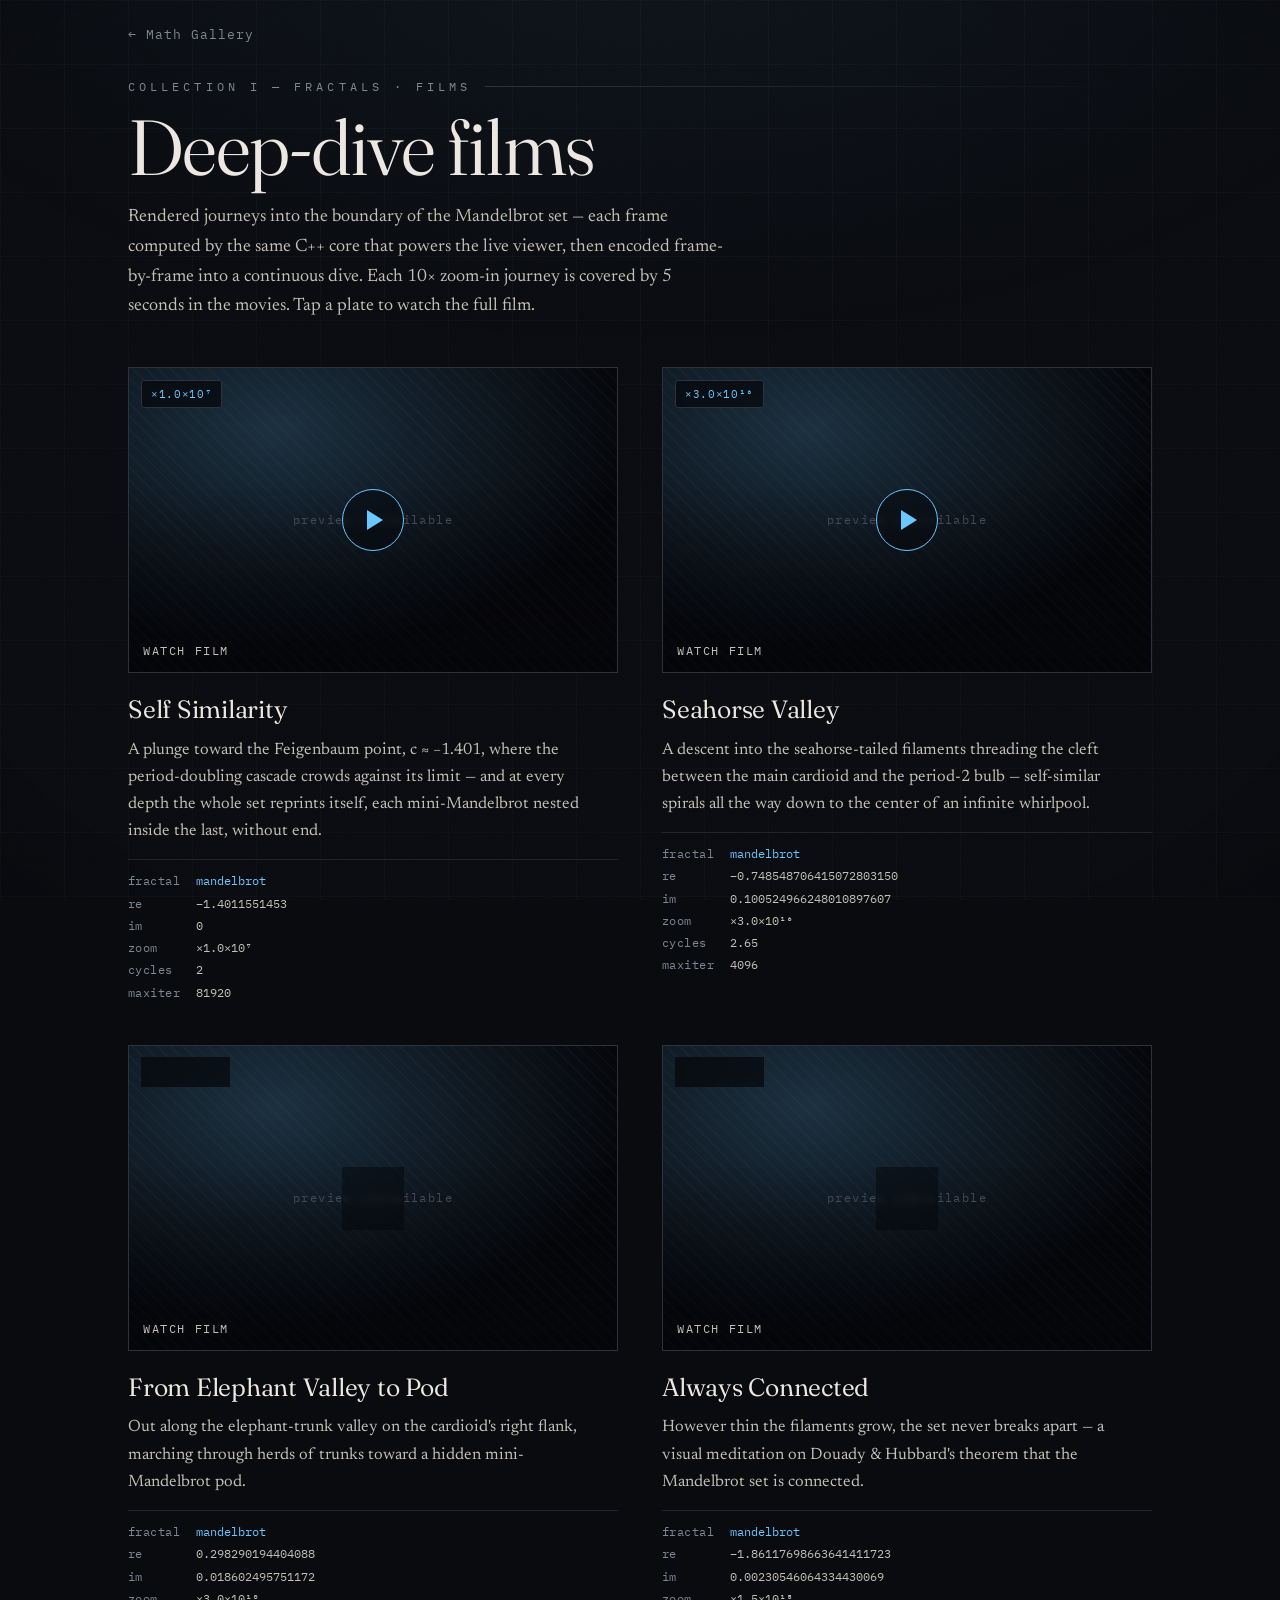
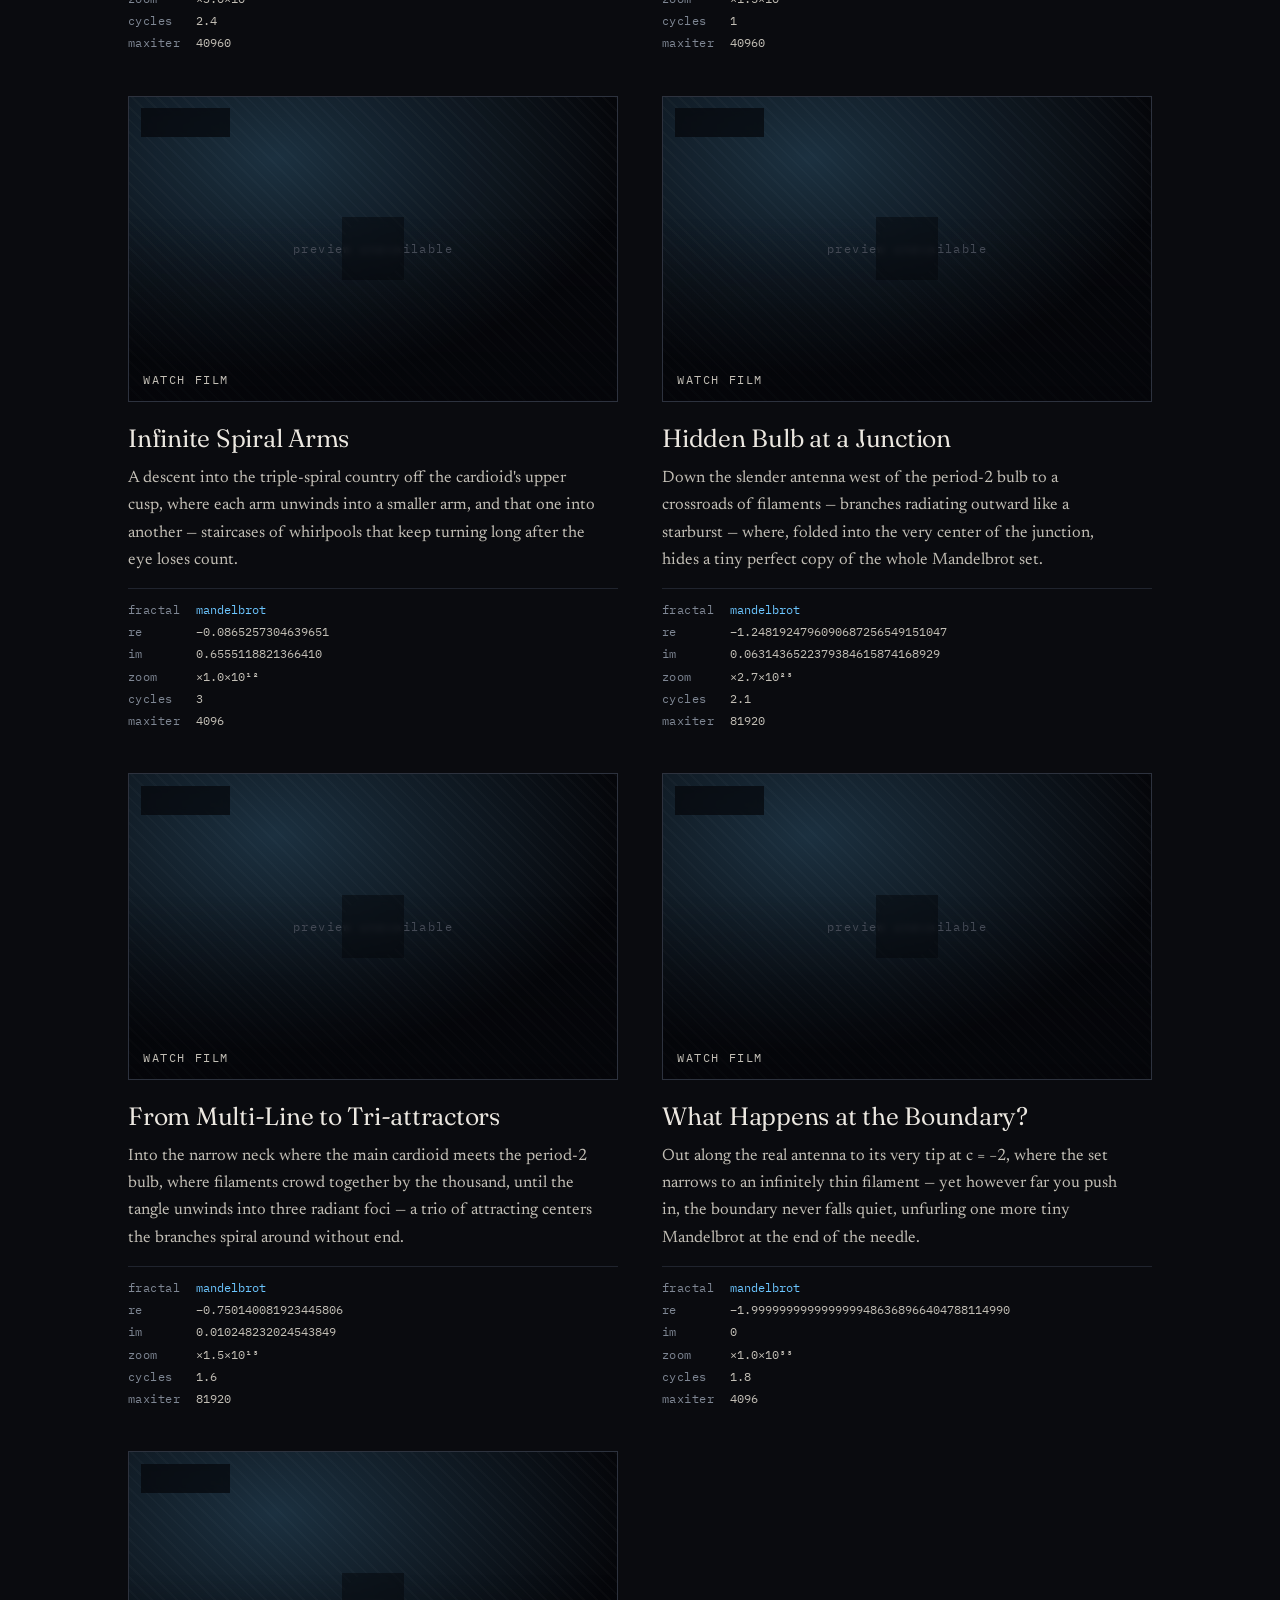
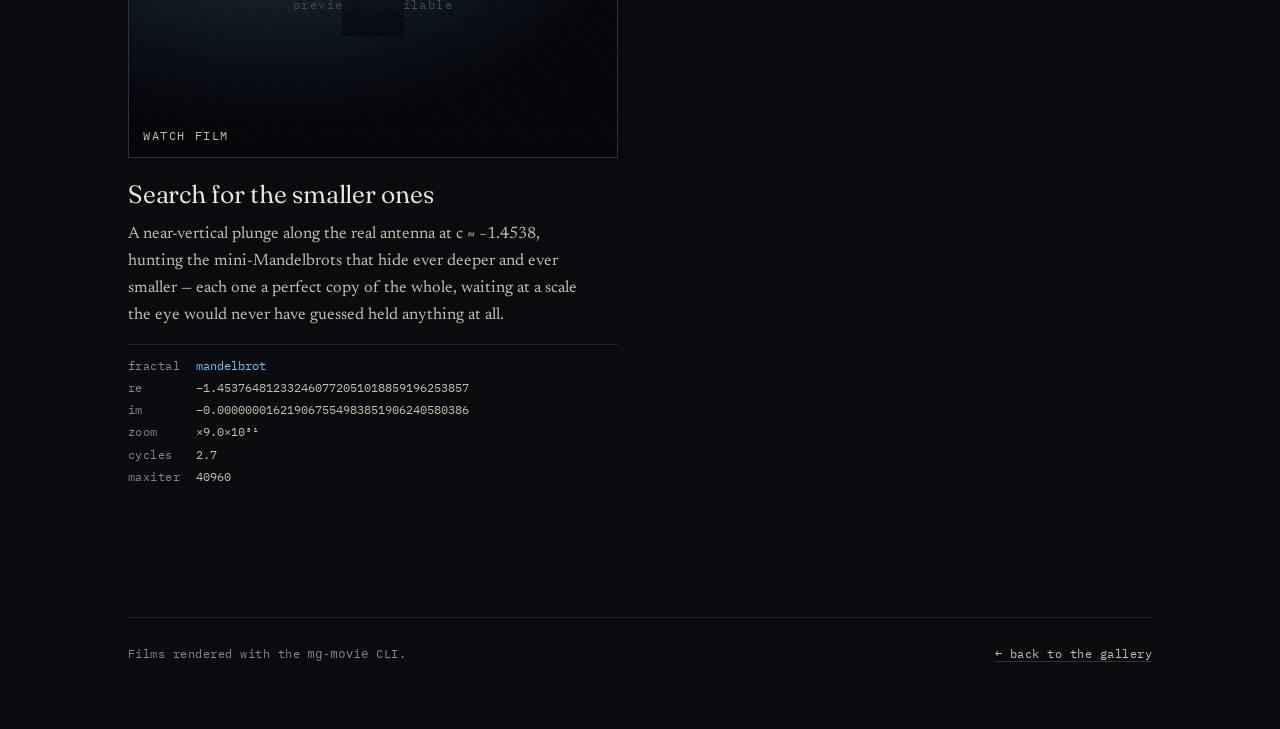
<file: pages/films/index.html>
<!DOCTYPE html>
<html lang="en">
<head>
  <meta charset="UTF-8">
  <meta name="viewport" content="width=device-width, initial-scale=1.0">
  <title>Deep-dive Films — Math Gallery</title>
  <meta name="description" content="Rendered deep-zoom journeys into the Mandelbrot set and its relatives.">
  <link rel="preconnect" href="https://fonts.googleapis.com">
  <link rel="preconnect" href="https://fonts.gstatic.com" crossorigin>
  <link href="https://fonts.googleapis.com/css2?family=Fraunces:ital,opsz,wght@0,9..144,340;0,9..144,360;0,9..144,380;1,9..144,340&family=Newsreader:ital,opsz,wght@0,6..72,360;0,6..72,420;1,6..72,360&family=IBM+Plex+Mono:wght@400;500&display=swap" rel="stylesheet">
  <link rel="stylesheet" href="../../assets/site.css">
  <style>
    .topic.fractals { --accent: #6cc6ff; }
    .page-head { padding: 8px 0 clamp(28px, 5vh, 56px); }
    .page-head h1 {
      font-family: var(--display); font-weight: 340;
      font-size: clamp(40px, 7vw, 78px); line-height: 0.96;
      letter-spacing: -0.02em; margin-top: 14px;
    }
    .page-head .lede { margin-top: 18px; max-width: 60ch; color: var(--fg-soft); }

    .films {
      display: grid;
      grid-template-columns: repeat(auto-fill, minmax(380px, 1fr));
      gap: clamp(26px, 3.5vw, 44px);
      padding-bottom: 24px;
    }
    @media (max-width: 560px) { .films { grid-template-columns: 1fr; } }

    .film { display: flex; flex-direction: column; }
    .film-media {
      position: relative;
      aspect-ratio: 16 / 10;
      border: 1px solid var(--line-2);
      background: #05060a;
      overflow: hidden;
    }
    .film-media video, .film-media iframe {
      position: absolute; inset: 0; width: 100%; height: 100%;
      object-fit: cover; border: 0; display: block;
    }
    .film-media .placeholder {
      position: absolute; inset: 0;
      display: grid; place-items: center;
      font-family: var(--mono); font-size: 12px; letter-spacing: 0.12em;
      color: var(--faint);
      background:
        radial-gradient(120% 120% at 30% 20%, color-mix(in srgb, var(--accent) 22%, transparent), transparent 60%),
        repeating-linear-gradient(45deg, rgba(255,255,255,0.02) 0 2px, transparent 2px 9px);
    }
    .zoom-badge {
      position: absolute; left: 12px; top: 12px;
      font-family: var(--mono); font-size: 11px; letter-spacing: 0.06em;
      padding: 4px 9px; border-radius: 3px;
      background: rgba(5,6,10,0.7); color: var(--accent);
      backdrop-filter: blur(3px); border: 1px solid var(--line-2);
    }
    .play {
      position: absolute; inset: 0; cursor: pointer;
      display: grid; place-items: center;
      background: linear-gradient(transparent 40%, rgba(5,6,10,0.55));
      border: 0; color: var(--fg); font-family: var(--mono);
      transition: background 0.3s var(--ease);
    }
    .play:hover { background: rgba(5,6,10,0.32); }
    .play .disc {
      width: 62px; height: 62px; border-radius: 50%;
      display: grid; place-items: center;
      border: 1px solid var(--accent);
      background: rgba(5,6,10,0.5); backdrop-filter: blur(3px);
      transition: transform 0.3s var(--ease);
    }
    .play:hover .disc { transform: scale(1.08); }
    .play .disc::after {
      content: ""; margin-left: 4px;
      border-left: 16px solid var(--accent);
      border-top: 10px solid transparent; border-bottom: 10px solid transparent;
    }
    .play .label {
      position: absolute; bottom: 14px; left: 14px;
      font-size: 11.5px; letter-spacing: 0.14em; text-transform: uppercase;
      color: var(--fg-soft);
    }
    .play[disabled] { cursor: default; }
    .play[disabled] .disc { opacity: 0.4; border-style: dashed; }

    .film-info { padding-top: 16px; }
    .film-info h3 {
      font-family: var(--display); font-weight: 360;
      font-size: 25px; letter-spacing: -0.01em;
    }
    .film-info .blurb { color: var(--fg-soft); font-size: 16.5px; max-width: 52ch; margin-top: 6px; }
    .params {
      margin-top: 14px; padding-top: 12px; border-top: 1px solid var(--line);
      display: grid; grid-template-columns: auto 1fr; gap: 5px 16px;
      font-family: var(--mono); font-size: 11.5px; line-height: 1.5;
    }
    .params dt { color: var(--muted); text-transform: lowercase; letter-spacing: 0.04em; }
    .params dd { color: var(--fg-soft); word-break: break-all; }
    .params dd.accent { color: var(--accent); }

    .empty, .error {
      font-family: var(--mono); font-size: 13px; color: var(--muted);
      padding: 40px 0; grid-column: 1 / -1;
    }
  </style>
</head>
<body class="topic fractals">
  <div class="shell">
    <a class="back" href="../../index.html"><span class="arrow">←</span> Math Gallery</a>

    <header class="page-head">
      <p class="eyebrow">Collection I — Fractals · Films</p>
      <h1>Deep-dive films</h1>
      <p class="lede">Rendered journeys into the boundary of the Mandelbrot set — each frame
        computed by the same C++ core that powers the live viewer, then encoded frame-by-frame
        into a continuous dive. Each 10× zoom-in journey is covered by 5 seconds in the movies.
        Tap a plate to watch the full film.</p>
    </header>

    <main id="films" class="films" aria-live="polite">
      <p class="empty">Loading catalogue…</p>
    </main>

    <footer class="colophon">
      <span>Films rendered with the <code>mg-movie</code> CLI.</span>
      <span><a href="../../index.html">← back to the gallery</a></span>
    </footer>
  </div>

  <script>
    const SUP = { "-": "⁻", "0":"⁰","1":"¹","2":"²","3":"³","4":"⁴","5":"⁵","6":"⁶","7":"⁷","8":"⁸","9":"⁹" };
    const sup = (s) => String(s).split("").map((c) => SUP[c] || c).join("");
    function fmtZoom(z) {
      z = Number(z);
      if (!isFinite(z) || z <= 0) return "—";
      const exp = Math.floor(Math.log10(z));
      const mant = z / Math.pow(10, exp);
      return exp >= 3 ? `×${mant.toFixed(1)}×10${sup(exp)}` : `×${Math.round(z).toLocaleString()}`;
    }
    const minus = (s) => String(s).replace("-", "−");
    const ytId = (url) => {
      const m = String(url || "").match(/(?:youtu\.be\/|[?&]v=|\/embed\/|\/shorts\/)([A-Za-z0-9_-]{11})/);
      return m ? m[1] : "";
    };
    const previewSrc = (file) =>
      file ? `../../assets/films/${file.replace(/\.mp4$/i, "")}_preview.mp4` : "";

    function card(f) {
      const el = document.createElement("article");
      el.className = "film";
      const id = ytId(f.url);
      const preview = previewSrc(f.file);
      const media = preview
        ? `<video src="${preview}" muted loop autoplay playsinline preload="metadata"
                  onerror="this.replaceWith(Object.assign(document.createElement('div'),{className:'placeholder',textContent:'preview unavailable'}))"></video>`
        : `<div class="placeholder">render in progress</div>`;
      const overlay = id
        ? `<button class="play" aria-label="Watch ${f.name}"><span class="disc"></span><span class="label">Watch film</span></button>`
        : `<button class="play" disabled><span class="disc"></span><span class="label">Film coming soon</span></button>`;

      el.innerHTML = `
        <div class="film-media">
          ${media}
          <span class="zoom-badge">${fmtZoom(f.zoom)}</span>
          ${overlay}
        </div>
        <div class="film-info">
          <h3>${f.name || "Untitled"}</h3>
          <p class="blurb">${f.text || ""}</p>
          <dl class="params">
            <dt>fractal</dt><dd class="accent">${f.fractal || "—"}</dd>
            <dt>Re</dt><dd>${minus(f.re)}</dd>
            <dt>Im</dt><dd>${minus(f.im)}</dd>
            <dt>zoom</dt><dd>${fmtZoom(f.zoom)}</dd>
            <dt>cycles</dt><dd>${f.cycles ?? "—"}</dd>
            <dt>maxIter</dt><dd>${f.maxiter ?? "—"}</dd>
          </dl>
        </div>`;

      if (id) {
        el.querySelector(".play").addEventListener("click", () => {
          el.querySelector(".film-media").innerHTML =
            `<iframe src="https://www.youtube-nocookie.com/embed/${id}?autoplay=1&rel=0&modestbranding=1&playsinline=1"
                     title="${f.name}" allow="autoplay; encrypted-media; fullscreen" allowfullscreen></iframe>`;
        });
      }
      return el;
    }

    fetch("../../movies/points.json")
      .then((r) => { if (!r.ok) throw new Error(r.status); return r.json(); })
      .then((data) => {
        const films = (Array.isArray(data) ? data : data.films || [])
          .filter((f) => f && f.name)
          .sort((a, b) => (a.id ?? 1e9) - (b.id ?? 1e9));   // display in id order
        const root = document.getElementById("films");
        root.innerHTML = "";
        if (!films.length) { root.innerHTML = '<p class="empty">No films yet.</p>'; return; }
        films.forEach((f) => root.appendChild(card(f)));
      })
      .catch((e) => {
        document.getElementById("films").innerHTML =
          `<p class="error">Couldn't load the film catalogue (${e.message}). If you opened this file directly, serve it over http (e.g. <code>python3 -m http.server</code>).</p>`;
      });
  </script>
</body>
</html>
</file>
<file: assets/site.css>
/* ===========================================================================
   Math Gallery — shared design system
   "Specimen plates from an observatory catalogue of mathematical objects."
   Editorial / explorable: ink-black paper, expressive serif display, hairline
   rules, figure numbering, and live specimens. Dark, zero-build, static.
   =========================================================================== */

:root {
  /* --- ink palette ------------------------------------------------------- */
  --bg:        #0a0b0f;   /* near-black with a cold ink undertone            */
  --bg-2:      #0f1117;   /* raised surfaces (plate frames, cards)           */
  --fg:        #ece8e1;   /* warm paper-white                                */
  --fg-soft:   #c3bfb6;
  --muted:     #7f8794;   /* metadata, captions                             */
  --faint:     #4b515d;
  --line:      #20242e;   /* hairlines                                       */
  --line-2:    #2d323e;

  /* per-topic accent — overridden on .topic.* below */
  --accent:    #6cc6ff;
  --accent-ink:#0a0b0f;

  /* --- type -------------------------------------------------------------- */
  --display: "Fraunces", Georgia, "Times New Roman", serif;
  --body:    "Newsreader", Georgia, serif;
  --mono:    "IBM Plex Mono", ui-monospace, SFMono-Regular, Menlo, monospace;

  --measure: 68ch;        /* reading column                                 */
  --shell:   1080px;

  --ease:    cubic-bezier(0.22, 1, 0.36, 1);
}

*, *::before, *::after { box-sizing: border-box; margin: 0; padding: 0; }

html { scroll-behavior: smooth; }

body {
  background: var(--bg);
  color: var(--fg);
  font-family: var(--body);
  font-size: 18px;
  line-height: 1.65;
  font-optical-sizing: auto;
  -webkit-font-smoothing: antialiased;
  text-rendering: optimizeLegibility;
  min-height: 100vh;
  position: relative;
  overflow-x: hidden;
}

/* --- atmosphere: complex-plane grid, vignette, film grain ----------------- */
body::before {           /* faint coordinate grid + vignette                 */
  content: "";
  position: fixed;
  inset: 0;
  z-index: -2;
  pointer-events: none;
  background:
    radial-gradient(120% 90% at 50% -10%, rgba(108,198,255,0.05), transparent 55%),
    radial-gradient(100% 100% at 50% 50%, transparent 60%, rgba(0,0,0,0.55)),
    linear-gradient(rgba(255,255,255,0.018) 1px, transparent 1px) 0 0 / 100% 64px,
    linear-gradient(90deg, rgba(255,255,255,0.018) 1px, transparent 1px) 0 0 / 64px 100%;
}
body::after {            /* film grain                                       */
  content: "";
  position: fixed;
  inset: 0;
  z-index: -1;
  pointer-events: none;
  opacity: 0.5;
  mix-blend-mode: soft-light;
  background-image: url("data:image/svg+xml,%3Csvg xmlns='http://www.w3.org/2000/svg' width='160' height='160'%3E%3Cfilter id='n'%3E%3CfeTurbulence type='fractalNoise' baseFrequency='0.9' numOctaves='2' stitchTiles='stitch'/%3E%3C/filter%3E%3Crect width='100%25' height='100%25' filter='url(%23n)' opacity='0.4'/%3E%3C/svg%3E");
}

/* --- shell / structure ---------------------------------------------------- */
.shell { max-width: var(--shell); margin: 0 auto; padding: 0 28px; }

a { color: inherit; text-decoration: none; }
::selection { background: var(--accent); color: var(--accent-ink); }

:focus-visible {
  outline: 2px solid var(--accent);
  outline-offset: 3px;
  border-radius: 2px;
}

/* --- masthead ------------------------------------------------------------- */
.masthead { padding: clamp(56px, 11vh, 132px) 0 clamp(40px, 7vh, 80px); }

.eyebrow {
  font-family: var(--mono);
  font-size: 12px;
  letter-spacing: 0.34em;
  text-transform: uppercase;
  color: var(--muted);
  display: flex;
  align-items: center;
  gap: 14px;
}
.eyebrow::after {
  content: "";
  flex: 1;
  height: 1px;
  background: linear-gradient(90deg, var(--line-2), transparent);
}

.masthead h1 {
  font-family: var(--display);
  font-weight: 340;
  font-size: clamp(48px, 9vw, 116px);
  line-height: 0.94;
  letter-spacing: -0.02em;
  margin: 22px 0 0;
}
.masthead h1 em {
  font-style: italic;
  font-weight: 340;
  color: var(--accent);
}
.masthead .lede {
  margin-top: 26px;
  max-width: 54ch;
  color: var(--fg-soft);
  font-size: clamp(18px, 2.1vw, 21px);
}
.masthead .lede a { color: var(--accent); text-decoration: underline; text-underline-offset: 3px; text-decoration-thickness: 1px; }

/* --- section (topic group) header ----------------------------------------- */
.topic-label {
  display: flex;
  align-items: baseline;
  gap: 16px;
  margin: clamp(48px, 8vh, 96px) 0 8px;
  font-family: var(--mono);
  font-size: 12.5px;
  letter-spacing: 0.32em;
  text-transform: uppercase;
  color: var(--accent);
}
.topic-label::before { content: "◆"; font-size: 8px; transform: translateY(-2px); }
.topic-label .count { color: var(--faint); margin-left: auto; letter-spacing: 0.18em; }

/* --- specimen plate ------------------------------------------------------- */
.plate {
  display: grid;
  grid-template-columns: minmax(0, 1.05fr) minmax(0, 1fr);
  gap: clamp(28px, 4vw, 56px);
  align-items: center;
  padding: clamp(32px, 5vh, 56px) 0;
  border-top: 1px solid var(--line);
}
.plate:last-of-type { border-bottom: 1px solid var(--line); }
.plate.flip .plate-figure { order: 2; }   /* alternate hero side for rhythm  */

/* live hero frame */
.plate-figure { position: relative; }
.hero-frame {
  position: relative;
  aspect-ratio: 16 / 11;
  border: 1px solid var(--line-2);
  background: #05060a;
  overflow: hidden;
  box-shadow: 0 30px 70px -40px rgba(0,0,0,0.9), inset 0 0 0 1px rgba(255,255,255,0.02);
}
.hero-frame canvas { display: block; width: 100%; height: 100%; }
.hero-frame::after {                  /* corner registration ticks            */
  content: "";
  position: absolute; inset: 9px;
  pointer-events: none;
  background:
    linear-gradient(var(--accent),var(--accent)) 0 0/14px 1px no-repeat,
    linear-gradient(var(--accent),var(--accent)) 0 0/1px 14px no-repeat,
    linear-gradient(var(--accent),var(--accent)) 100% 100%/14px 1px no-repeat,
    linear-gradient(var(--accent),var(--accent)) 100% 100%/1px 14px no-repeat;
  opacity: 0.55;
}
.hero-cap {
  margin-top: 12px;
  font-family: var(--mono);
  font-size: 11.5px;
  letter-spacing: 0.06em;
  color: var(--muted);
  display: flex;
  justify-content: space-between;
  gap: 12px;
}
.hero-cap .fig { color: var(--accent); }

/* plate text body */
.plate-body { min-width: 0; }
.plate-body .figno {
  font-family: var(--mono);
  font-size: 13px;
  color: var(--faint);
  letter-spacing: 0.1em;
}
.plate-body h2 {
  font-family: var(--display);
  font-weight: 360;
  font-size: clamp(30px, 4.4vw, 50px);
  line-height: 1.02;
  letter-spacing: -0.015em;
  margin: 6px 0 4px;
}
.plate-body .latin {
  font-style: italic;
  color: var(--muted);
  font-size: 17px;
}
.equation {
  display: inline-block;
  margin: 18px 0 16px;
  padding: 7px 14px;
  border: 1px solid var(--line-2);
  border-radius: 4px;
  background: rgba(255,255,255,0.015);
  font-family: var(--mono);
  font-size: 15px;
  color: var(--fg);
}
.equation b { color: var(--accent); font-weight: 500; }
.plate-body p { color: var(--fg-soft); max-width: 46ch; }

/* KaTeX-rendered display equation — a textbook callout, not a code box */
.eqn {
  margin: 20px 0 18px;
  color: var(--fg);
  overflow-x: auto;
}
.eqn .katex-display { margin: 0; text-align: left; }
.eqn .katex-display > .katex { text-align: left; white-space: normal; }
.eqn .katex { font-size: 1.15em; }

/* arrow sub-link list */
.links { list-style: none; margin: 22px 0 0; }
.links li { border-top: 1px solid var(--line); }
.links li:last-child { border-bottom: 1px solid var(--line); }
.link {
  display: flex;
  align-items: baseline;
  gap: 14px;
  padding: 13px 4px;
  transition: padding 0.35s var(--ease), color 0.2s;
}
.link .arrow {
  font-family: var(--mono);
  color: var(--accent);
  transition: transform 0.35s var(--ease);
}
.link .name {
  font-family: var(--display);
  font-size: 20px;
  font-weight: 380;
}
.link .desc {
  margin-left: auto;
  font-family: var(--mono);
  font-size: 11.5px;
  letter-spacing: 0.04em;
  color: var(--muted);
  text-align: right;
}
.link.is-disabled { opacity: 0.42; }
a.link:hover { padding-left: 14px; color: #fff; }
a.link:hover .arrow { transform: translateX(4px); }

/* status tag */
.tag {
  display: inline-block;
  font-family: var(--mono);
  font-size: 10.5px;
  letter-spacing: 0.22em;
  text-transform: uppercase;
  padding: 3px 9px;
  border: 1px solid var(--line-2);
  border-radius: 100px;
  color: var(--muted);
}
.tag.live { color: var(--accent); border-color: color-mix(in srgb, var(--accent) 45%, var(--line-2)); }

/* --- footer --------------------------------------------------------------- */
.colophon {
  margin: clamp(64px, 12vh, 140px) 0 64px;
  padding-top: 26px;
  border-top: 1px solid var(--line);
  display: flex;
  flex-wrap: wrap;
  gap: 16px 28px;
  justify-content: space-between;
  font-family: var(--mono);
  font-size: 12px;
  letter-spacing: 0.04em;
  color: var(--muted);
}
.colophon a { color: var(--fg-soft); text-decoration: underline; text-underline-offset: 3px; text-decoration-color: var(--line-2); }
.colophon a:hover { color: var(--accent); }

/* --- back link (subpages) ------------------------------------------------- */
.back {
  display: inline-flex;
  align-items: center;
  gap: 9px;
  font-family: var(--mono);
  font-size: 12.5px;
  letter-spacing: 0.08em;
  color: var(--muted);
  padding: 24px 0;
}
.back:hover { color: var(--accent); }
.back .arrow { transition: transform 0.3s var(--ease); }
.back:hover .arrow { transform: translateX(-4px); }

/* --- per-topic accents ---------------------------------------------------- */
.topic.fractals { --accent: #6cc6ff; }      /* complex-plane cyan            */
.topic.chaos    { --accent: #f2b15c; }      /* strange-attractor amber       */

/* =========================================================================
   page-load reveal — staggered, restrained
   ========================================================================= */
@keyframes rise {
  from { opacity: 0; transform: translateY(18px); }
  to   { opacity: 1; transform: none; }
}
.reveal { opacity: 0; animation: rise 0.9s var(--ease) forwards; }
.reveal.d1 { animation-delay: 0.05s; }
.reveal.d2 { animation-delay: 0.15s; }
.reveal.d3 { animation-delay: 0.27s; }
.reveal.d4 { animation-delay: 0.40s; }
.reveal.d5 { animation-delay: 0.54s; }

/* =========================================================================
   responsive
   ========================================================================= */
@media (max-width: 820px) {
  body { font-size: 17px; }
  .plate { grid-template-columns: 1fr; gap: 24px; }
  .plate.flip .plate-figure { order: 0; }
  .link .desc { display: none; }
}

/* =========================================================================
   reduced motion — kill reveals + smooth scroll; heroes draw a static frame
   (handled in heroes.js via matchMedia)
   ========================================================================= */
@media (prefers-reduced-motion: reduce) {
  html { scroll-behavior: auto; }
  .reveal { opacity: 1; animation: none; }
  .link, .link .arrow, .back .arrow { transition: none; }
}
</file>
